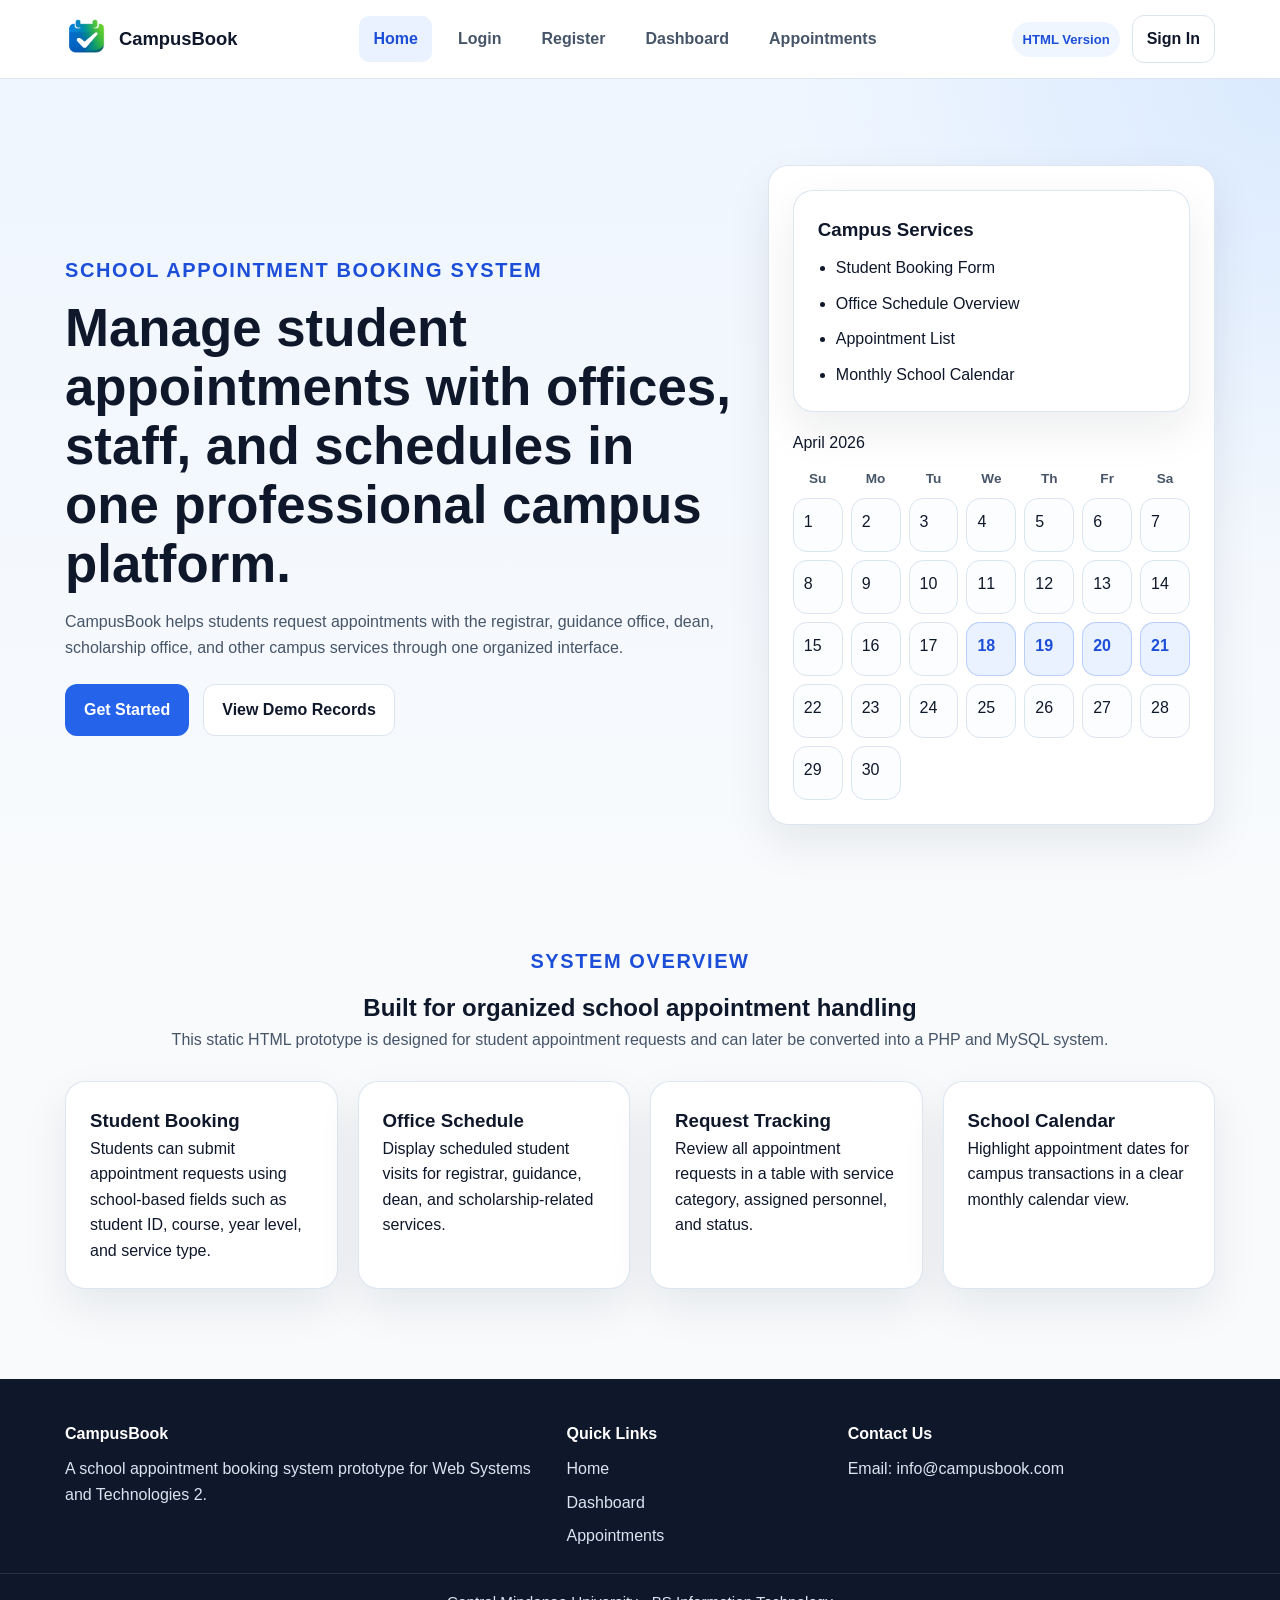
<file: index.html>
<!DOCTYPE html>
<html lang="en">
<head>
    <meta charset="UTF-8">
    <meta name="viewport" content="width=device-width, initial-scale=1.0">
    <title>CampusBook | Home</title>
    <link rel="stylesheet" href="assets/css/style.css">
</head>
<body>
<header class="site-header">
    <div class="container nav-wrapper">
        <a href="index.html" class="brand">
            <img class="brand-mark" src="assets/images/logo.png" alt="CampusBook">
            <span>CampusBook</span>
        </a>

        <nav class="main-nav">
            <a class="active" href="index.html">Home</a>
            <a href="login.html">Login</a>
            <a href="register.html">Register</a>
            <a href="dashboard.html">Dashboard</a>
            <a href="appointments.html">Appointments</a>
        </nav>

        <div class="nav-user">
            <span class="tag">HTML Version</span>
            <a class="btn btn-outline small" href="login.html">Sign In</a>
        </div>
    </div>
</header>

<main>
<section class="hero">
    <div class="container hero-grid">
        <div>
            <span class="eyebrow">School Appointment Booking System</span>
            <h1>Manage student appointments with offices, staff, and schedules in one professional campus platform.</h1>
            <p>CampusBook helps students request appointments with the registrar, guidance office, dean, scholarship office, and other campus services through one organized interface.</p>
            <div class="hero-actions">
                <a class="btn btn-primary" href="login.html">Get Started</a>
                <a class="btn btn-outline" href="appointments.html">View Demo Records</a>
            </div>
        </div>
        <div class="hero-card">
            <div class="stat-card">
                <h3>Campus Services</h3>
                <ul class="feature-list compact">
                    <li>Student Booking Form</li>
                    <li>Office Schedule Overview</li>
                    <li>Appointment List</li>
                    <li>Monthly School Calendar</li>
                </ul>
            </div>
            <div class="mini-calendar">
                <div class="mini-calendar-header">April 2026</div>
                <div class="calendar-grid small">
                    <div class="calendar-day-label">Su</div>
                    <div class="calendar-day-label">Mo</div>
                    <div class="calendar-day-label">Tu</div>
                    <div class="calendar-day-label">We</div>
                    <div class="calendar-day-label">Th</div>
                    <div class="calendar-day-label">Fr</div>
                    <div class="calendar-day-label">Sa</div>
                    <div class="calendar-cell">1</div>
                    <div class="calendar-cell">2</div>
                    <div class="calendar-cell">3</div>
                    <div class="calendar-cell">4</div>
                    <div class="calendar-cell">5</div>
                    <div class="calendar-cell">6</div>
                    <div class="calendar-cell">7</div>
                    <div class="calendar-cell">8</div>
                    <div class="calendar-cell">9</div>
                    <div class="calendar-cell">10</div>
                    <div class="calendar-cell">11</div>
                    <div class="calendar-cell">12</div>
                    <div class="calendar-cell">13</div>
                    <div class="calendar-cell">14</div>
                    <div class="calendar-cell">15</div>
                    <div class="calendar-cell">16</div>
                    <div class="calendar-cell">17</div>
                    <div class="calendar-cell has-event">18</div>
                    <div class="calendar-cell has-event">19</div>
                    <div class="calendar-cell has-event">20</div>
                    <div class="calendar-cell has-event">21</div>
                    <div class="calendar-cell">22</div>
                    <div class="calendar-cell">23</div>
                    <div class="calendar-cell">24</div>
                    <div class="calendar-cell">25</div>
                    <div class="calendar-cell">26</div>
                    <div class="calendar-cell">27</div>
                    <div class="calendar-cell">28</div>
                    <div class="calendar-cell">29</div>
                    <div class="calendar-cell">30</div>
                </div>
            </div>
        </div>
    </div>
</section>

<section class="section">
    <div class="container">
        <div class="section-heading">
            <span class="eyebrow">System Overview</span>
            <h2>Built for organized school appointment handling</h2>
            <p>This static HTML prototype is designed for student appointment requests and can later be converted into a PHP and MySQL system.</p>
        </div>

        <div class="card-grid four">
            <article class="info-card">
                <h3>Student Booking</h3>
                <p>Students can submit appointment requests using school-based fields such as student ID, course, year level, and service type.</p>
            </article>
            <article class="info-card">
                <h3>Office Schedule</h3>
                <p>Display scheduled student visits for registrar, guidance, dean, and scholarship-related services.</p>
            </article>
            <article class="info-card">
                <h3>Request Tracking</h3>
                <p>Review all appointment requests in a table with service category, assigned personnel, and status.</p>
            </article>
            <article class="info-card">
                <h3>School Calendar</h3>
                <p>Highlight appointment dates for campus transactions in a clear monthly calendar view.</p>
            </article>
        </div>
    </div>
</section>
</main>

<footer class="site-footer">
    <div class="container footer-grid">
        <div>
            <h4>CampusBook</h4>
            <p>A school appointment booking system prototype for Web Systems and Technologies 2.</p>
        </div>
        <div>
            <h4>Quick Links</h4>
            <ul>
                <li><a href="index.html">Home</a></li>
                <li><a href="dashboard.html">Dashboard</a></li>
                <li><a href="appointments.html">Appointments</a></li>
            </ul>
        </div>
        <div>
            <h4>Contact Us</h4>
            <p>Email: info@campusbook.com</p>
        </div>
    </div>
    <div class="footer-bottom">Central Mindanao University • BS Information Technology</div>
</footer>
</body>
</html>
</file>
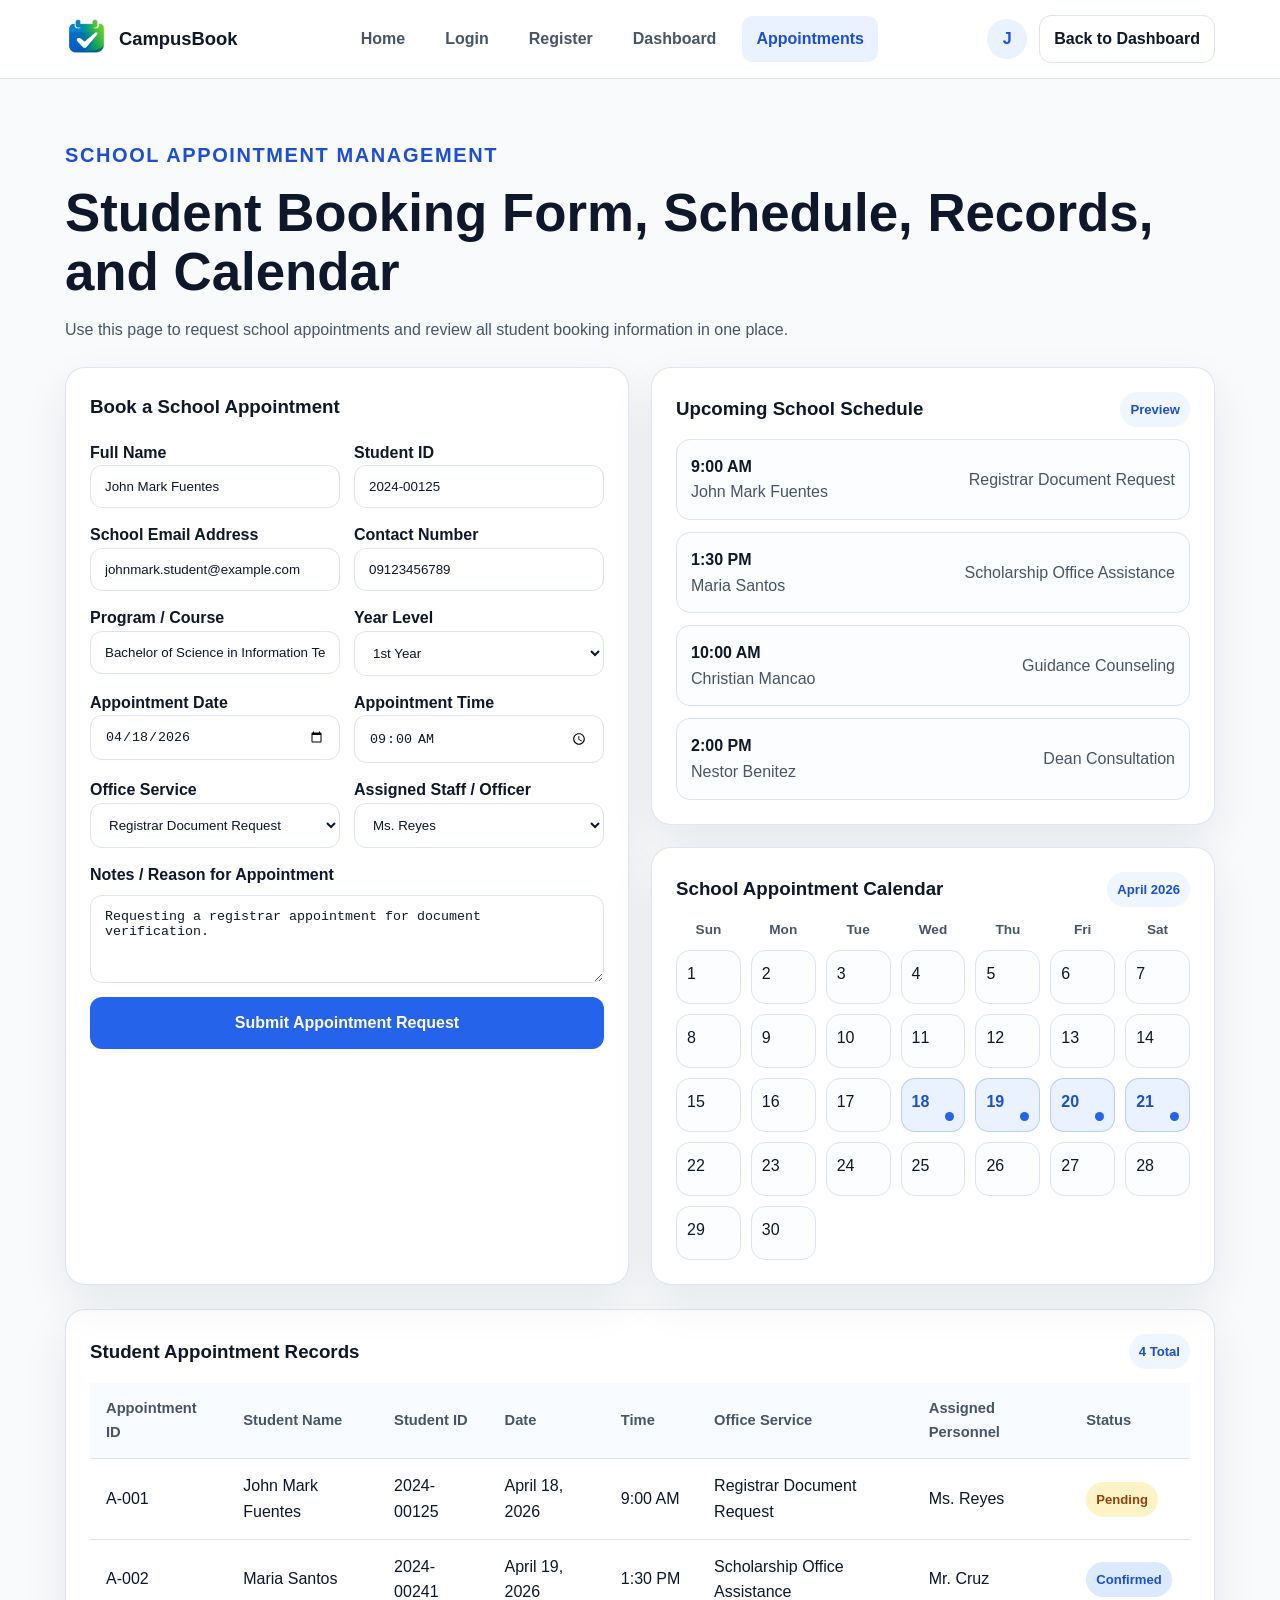
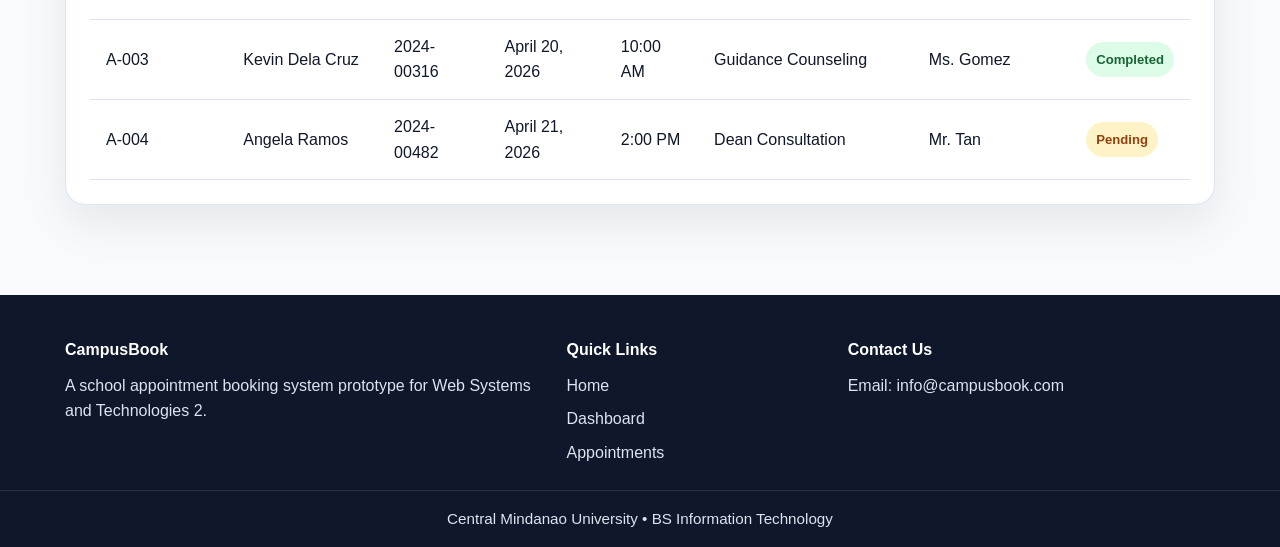
<file: appointments.html>
<!DOCTYPE html>
<html lang="en">
<head>
    <meta charset="UTF-8">
    <meta name="viewport" content="width=device-width, initial-scale=1.0">
    <title>CampusBook | Appointments</title>
    <link rel="stylesheet" href="assets/css/style.css">
</head>
<body>
<header class="site-header">
    <div class="container nav-wrapper">
        <a href="index.html" class="brand">
            <img class="brand-mark" src="assets/images/logo.png" alt="CampusBook">
            <span>CampusBook</span>
        </a>

        <nav class="main-nav">
            <a href="index.html">Home</a>
            <a href="login.html">Login</a>
            <a href="register.html">Register</a>
            <a href="dashboard.html">Dashboard</a>
            <a class="active" href="appointments.html">Appointments</a>
        </nav>

        <div class="nav-user">
            <span class="user-chip">J</span>
            <a class="btn btn-outline small" href="dashboard.html">Back to Dashboard</a>
        </div>
    </div>
</header>

<main>
<section class="section">
    <div class="container">
        <div class="page-header">
            <div>
                <span class="eyebrow">School Appointment Management</span>
                <h1>Student Booking Form, Schedule, Records, and Calendar</h1>
                <p>Use this page to request school appointments and review all student booking information in one place.</p>
            </div>
        </div>

       

        <div class="appointments-layout">
            <div class="card form-card" id="booking-form">
                <h3>Book a School Appointment</h3>
                <form>
                    <div class="grid-two">
                        <div>
                            <label>Full Name</label>
                            <input type="text" name="client_name" value="John Mark Fuentes">
                        </div>
                        <div>
                            <label>Student ID</label>
                            <input type="text" name="student_id" value="2024-00125">
                        </div>
                    </div>

                    <div class="grid-two">
                        <div>
                            <label>School Email Address</label>
                            <input type="email" name="email" value="johnmark.student@example.com">
                        </div>
                        <div>
                            <label>Contact Number</label>
                            <input type="text" name="contact" value="09123456789">
                        </div>
                    </div>

                    <div class="grid-two">
                        <div>
                            <label>Program / Course</label>
                            <input type="text" name="program" value="Bachelor of Science in Information Technology">
                        </div>
                        <div>
                            <label>Year Level</label>
                            <select name="year_level">
                                <option>1st Year</option>
                                <option>2nd Year</option>
                                <option>3rd Year</option>
                                <option>4th Year</option>
                            </select>
                        </div>
                    </div>

                    <div class="grid-two">
                        <div>
                            <label>Appointment Date</label>
                            <input type="date" name="date" value="2026-04-18">
                        </div>
                        <div>
                            <label>Appointment Time</label>
                            <input type="time" name="time" value="09:00">
                        </div>
                    </div>

                    <div class="grid-two">
                        <div>
                            <label>Office Service</label>
                            <select name="service">
                                <option>Registrar Document Request</option>
                                <option>Enrollment Concern</option>
                                <option>Guidance Counseling</option>
                                <option>Dean Consultation</option>
                                <option>Scholarship Office Assistance</option>
                                <option>Admission Inquiry</option>
                            </select>
                        </div>
                        <div>
                            <label>Assigned Staff / Officer</label>
                            <select name="personnel">
                                <option>Ms. Reyes</option>
                                <option>Mr. Cruz</option>
                                <option>Ms. Gomez</option>
                                <option>Mr. Tan</option>
                            </select>
                        </div>
                    </div>

                    <label>Notes / Reason for Appointment</label>
                    <textarea name="notes" rows="4" placeholder="Enter your concern, request, or purpose of visit">Requesting a registrar appointment for document verification.</textarea>

                    <a class="btn btn-primary full" href="#records">Submit Appointment Request</a>
                </form>
            </div>

            <div class="right-stack">
                <div class="card" id="schedule">
                    <div class="card-title-row">
                        <h3>Upcoming School Schedule</h3>
                        <span class="tag">Preview</span>
                    </div>
                    <div class="schedule-list">
                        <div class="schedule-item">
                            <div>
                                <strong>9:00 AM</strong>
                                <p>John Mark Fuentes</p>
                            </div>
                            <span>Registrar Document Request</span>
                        </div>
                        <div class="schedule-item">
                            <div>
                                <strong>1:30 PM</strong>
                                <p>Maria Santos</p>
                            </div>
                            <span>Scholarship Office Assistance</span>
                        </div>
                        <div class="schedule-item">
                            <div>
                                <strong>10:00 AM</strong>
                                <p>Christian Mancao</p>
                            </div>
                            <span>Guidance Counseling</span>
                        </div>
                        <div class="schedule-item">
                            <div>
                                <strong>2:00 PM</strong>
                                <p>Nestor Benitez</p>
                            </div>
                            <span>Dean Consultation</span>
                        </div>
                    </div>
                </div>

                <div class="card" id="calendar">
                    <div class="card-title-row">
                        <h3>School Appointment Calendar</h3>
                        <span class="tag">April 2026</span>
                    </div>
                    <div class="calendar-grid">
                        <div class="calendar-day-label">Sun</div>
                        <div class="calendar-day-label">Mon</div>
                        <div class="calendar-day-label">Tue</div>
                        <div class="calendar-day-label">Wed</div>
                        <div class="calendar-day-label">Thu</div>
                        <div class="calendar-day-label">Fri</div>
                        <div class="calendar-day-label">Sat</div>
                        <div class="calendar-cell">1</div>
                        <div class="calendar-cell">2</div>
                        <div class="calendar-cell">3</div>
                        <div class="calendar-cell">4</div>
                        <div class="calendar-cell">5</div>
                        <div class="calendar-cell">6</div>
                        <div class="calendar-cell">7</div>
                        <div class="calendar-cell">8</div>
                        <div class="calendar-cell">9</div>
                        <div class="calendar-cell">10</div>
                        <div class="calendar-cell">11</div>
                        <div class="calendar-cell">12</div>
                        <div class="calendar-cell">13</div>
                        <div class="calendar-cell">14</div>
                        <div class="calendar-cell">15</div>
                        <div class="calendar-cell">16</div>
                        <div class="calendar-cell">17</div>
                        <div class="calendar-cell has-event">18<span class="dot"></span></div>
                        <div class="calendar-cell has-event">19<span class="dot"></span></div>
                        <div class="calendar-cell has-event">20<span class="dot"></span></div>
                        <div class="calendar-cell has-event">21<span class="dot"></span></div>
                        <div class="calendar-cell">22</div>
                        <div class="calendar-cell">23</div>
                        <div class="calendar-cell">24</div>
                        <div class="calendar-cell">25</div>
                        <div class="calendar-cell">26</div>
                        <div class="calendar-cell">27</div>
                        <div class="calendar-cell">28</div>
                        <div class="calendar-cell">29</div>
                        <div class="calendar-cell">30</div>
                    </div>
                </div>
            </div>
        </div>

        <div class="card table-card" id="records">
            <div class="card-title-row">
                <h3>Student Appointment Records</h3>
                <span class="tag">4 Total</span>
            </div>
            <div class="table-wrapper">
                <table>
                    <thead>
                        <tr>
                            <th>Appointment ID</th>
                            <th>Student Name</th>
                            <th>Student ID</th>
                            <th>Date</th>
                            <th>Time</th>
                            <th>Office Service</th>
                            <th>Assigned Personnel</th>
                            <th>Status</th>
                        </tr>
                    </thead>
                    <tbody>
                        <tr>
                            <td>A-001</td>
                            <td>John Mark Fuentes</td>
                            <td>2024-00125</td>
                            <td>April 18, 2026</td>
                            <td>9:00 AM</td>
                            <td>Registrar Document Request</td>
                            <td>Ms. Reyes</td>
                            <td><span class="status pending">Pending</span></td>
                        </tr>
                        <tr>
                            <td>A-002</td>
                            <td>Maria Santos</td>
                            <td>2024-00241</td>
                            <td>April 19, 2026</td>
                            <td>1:30 PM</td>
                            <td>Scholarship Office Assistance</td>
                            <td>Mr. Cruz</td>
                            <td><span class="status confirmed">Confirmed</span></td>
                        </tr>
                        <tr>
                            <td>A-003</td>
                            <td>Kevin Dela Cruz</td>
                            <td>2024-00316</td>
                            <td>April 20, 2026</td>
                            <td>10:00 AM</td>
                            <td>Guidance Counseling</td>
                            <td>Ms. Gomez</td>
                            <td><span class="status completed">Completed</span></td>
                        </tr>
                        <tr>
                            <td>A-004</td>
                            <td>Angela Ramos</td>
                            <td>2024-00482</td>
                            <td>April 21, 2026</td>
                            <td>2:00 PM</td>
                            <td>Dean Consultation</td>
                            <td>Mr. Tan</td>
                            <td><span class="status pending">Pending</span></td>
                        </tr>
                    </tbody>
                </table>
            </div>
        </div>
    </div>
</section>
</main>

<footer class="site-footer">
    <div class="container footer-grid">
        <div>
            <h4>CampusBook</h4>
            <p>A school appointment booking system prototype for Web Systems and Technologies 2.</p>
        </div>
        <div>
            <h4>Quick Links</h4>
            <ul>
                <li><a href="index.html">Home</a></li>
                <li><a href="dashboard.html">Dashboard</a></li>
                <li><a href="appointments.html">Appointments</a></li>
            </ul>
        </div>
        <div>
            <h4>Contact Us</h4>
            <p>Email: info@campusbook.com</p>
        </div>
    </div>
    <div class="footer-bottom">Central Mindanao University • BS Information Technology</div>
</footer>
</body>
</html>
</file>
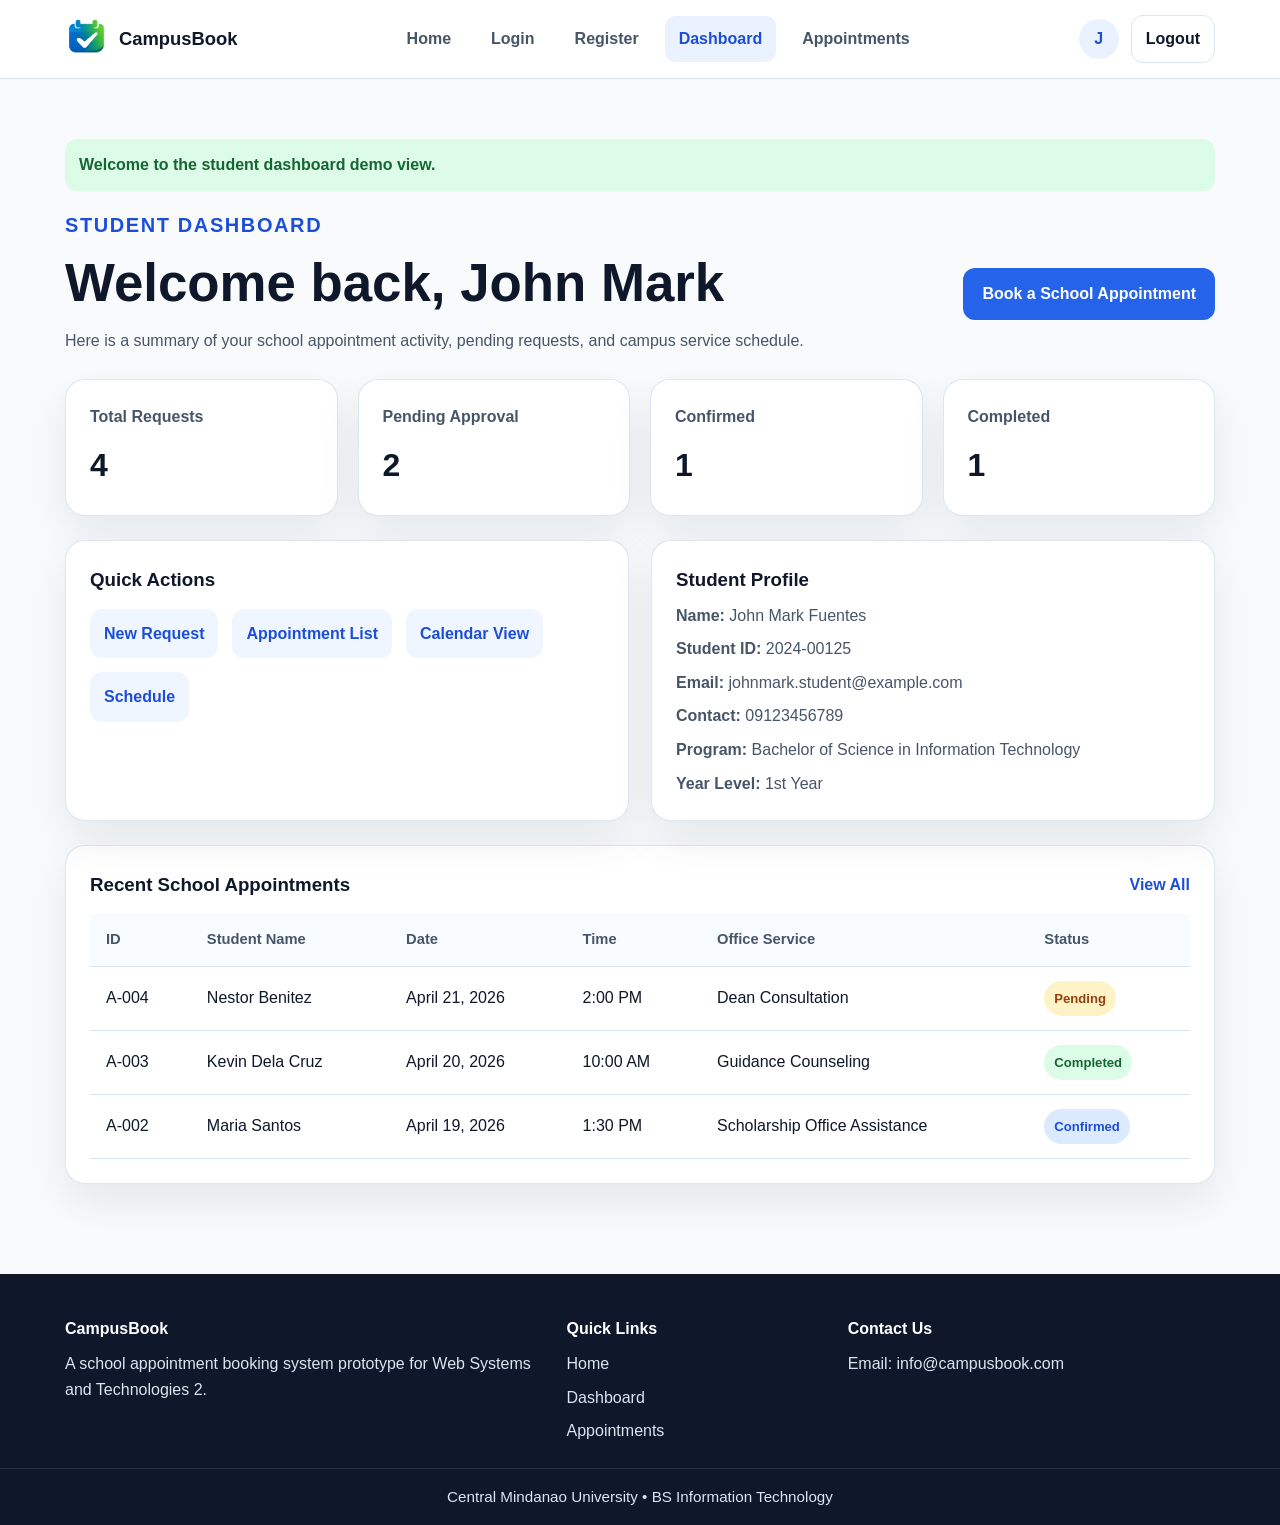
<file: dashboard.html>
<!DOCTYPE html>
<html lang="en">
<head>
    <meta charset="UTF-8">
    <meta name="viewport" content="width=device-width, initial-scale=1.0">
    <title>CampusBook | Dashboard</title>
    <link rel="stylesheet" href="assets/css/style.css">
</head>
<body>
<header class="site-header">
    <div class="container nav-wrapper">
        <a href="index.html" class="brand">
            <img class="brand-mark" src="assets/images/logo.png" alt="CampusBook">
            <span>CampusBook</span>
        </a>

        <nav class="main-nav">
            <a href="index.html">Home</a>
            <a href="login.html">Login</a>
            <a href="register.html">Register</a>
            <a class="active" href="dashboard.html">Dashboard</a>
            <a href="appointments.html">Appointments</a>
        </nav>

        <div class="nav-user">
            <span class="user-chip">J</span>
            <a class="btn btn-outline small" href="login.html">Logout</a>
        </div>
    </div>
</header>

<main>
<section class="section dashboard-top">
    <div class="container">
        <div class="alert success">Welcome to the student dashboard demo view.</div>
        
        <div class="page-header">
            <div>
                <span class="eyebrow">Student Dashboard</span>
                <h1>Welcome back, John Mark</h1>
                <p>Here is a summary of your school appointment activity, pending requests, and campus service schedule.</p>
                <br>
            </div>
            <a class="btn btn-primary" href="appointments.html">Book a School Appointment</a>
        </div>

        <div class="card-grid four stats">
            <article class="stat-box">
                <span>Total Requests</span>
                <strong>4</strong>
            </article>
            <article class="stat-box">
                <span>Pending Approval</span>
                <strong>2</strong>
            </article>
            <article class="stat-box">
                <span>Confirmed</span>
                <strong>1</strong>
            </article>
            <article class="stat-box">
                <span>Completed</span>
                <strong>1</strong>
            </article>
        </div>

        <div class="dashboard-grid">
            <div class="card">
                <h3>Quick Actions</h3>
                <div class="quick-links">
                    <a href="appointments.html#booking-form">New Request</a>
                    <a href="appointments.html#records">Appointment List</a>
                    <a href="appointments.html#calendar">Calendar View</a>
                    <a href="appointments.html#schedule">Schedule</a>
                </div>
            </div>

            <div class="card profile-card">
                <h3>Student Profile</h3>
                <p><strong>Name:</strong> John Mark Fuentes</p>
                <p><strong>Student ID:</strong> 2024-00125</p>
                <p><strong>Email:</strong> johnmark.student@example.com</p>
                <p><strong>Contact:</strong> 09123456789</p>
                <p><strong>Program:</strong> Bachelor of Science in Information Technology</p>
                <p><strong>Year Level:</strong> 1st Year</p>
            </div>
        </div>

        <div class="card table-card">
            <div class="card-title-row">
                <h3>Recent School Appointments</h3>
                <a class="text-link" href="appointments.html">View All</a>
            </div>
            <div class="table-wrapper">
                <table>
                    <thead>
                        <tr>
                            <th>ID</th>
                            <th>Student Name</th>
                            <th>Date</th>
                            <th>Time</th>
                            <th>Office Service</th>
                            <th>Status</th>
                        </tr>
                    </thead>
                    <tbody>
                        <tr>
                            <td>A-004</td>
                            <td>Nestor Benitez</td>
                            <td>April 21, 2026</td>
                            <td>2:00 PM</td>
                            <td>Dean Consultation</td>
                            <td><span class="status pending">Pending</span></td>
                        </tr>
                        <tr>
                            <td>A-003</td>
                            <td>Kevin Dela Cruz</td>
                            <td>April 20, 2026</td>
                            <td>10:00 AM</td>
                            <td>Guidance Counseling</td>
                            <td><span class="status completed">Completed</span></td>
                        </tr>
                        <tr>
                            <td>A-002</td>
                            <td>Maria Santos</td>
                            <td>April 19, 2026</td>
                            <td>1:30 PM</td>
                            <td>Scholarship Office Assistance</td>
                            <td><span class="status confirmed">Confirmed</span></td>
                        </tr>
                    </tbody>
                </table>
            </div>
        </div>
    </div>
</section>
</main>

<footer class="site-footer">
    <div class="container footer-grid">
        <div>
            <h4>CampusBook</h4>
            <p>A school appointment booking system prototype for Web Systems and Technologies 2.</p>
        </div>
        <div>
            <h4>Quick Links</h4>
            <ul>
                <li><a href="index.html">Home</a></li>
                <li><a href="dashboard.html">Dashboard</a></li>
                <li><a href="appointments.html">Appointments</a></li>
            </ul>
        </div>
        <div>
            <h4>Contact Us</h4>
            <p>Email: info@campusbook.com</p>
        </div>
    </div>
    <div class="footer-bottom">Central Mindanao University • BS Information Technology</div>
</footer>
</body>
</html>
</file>
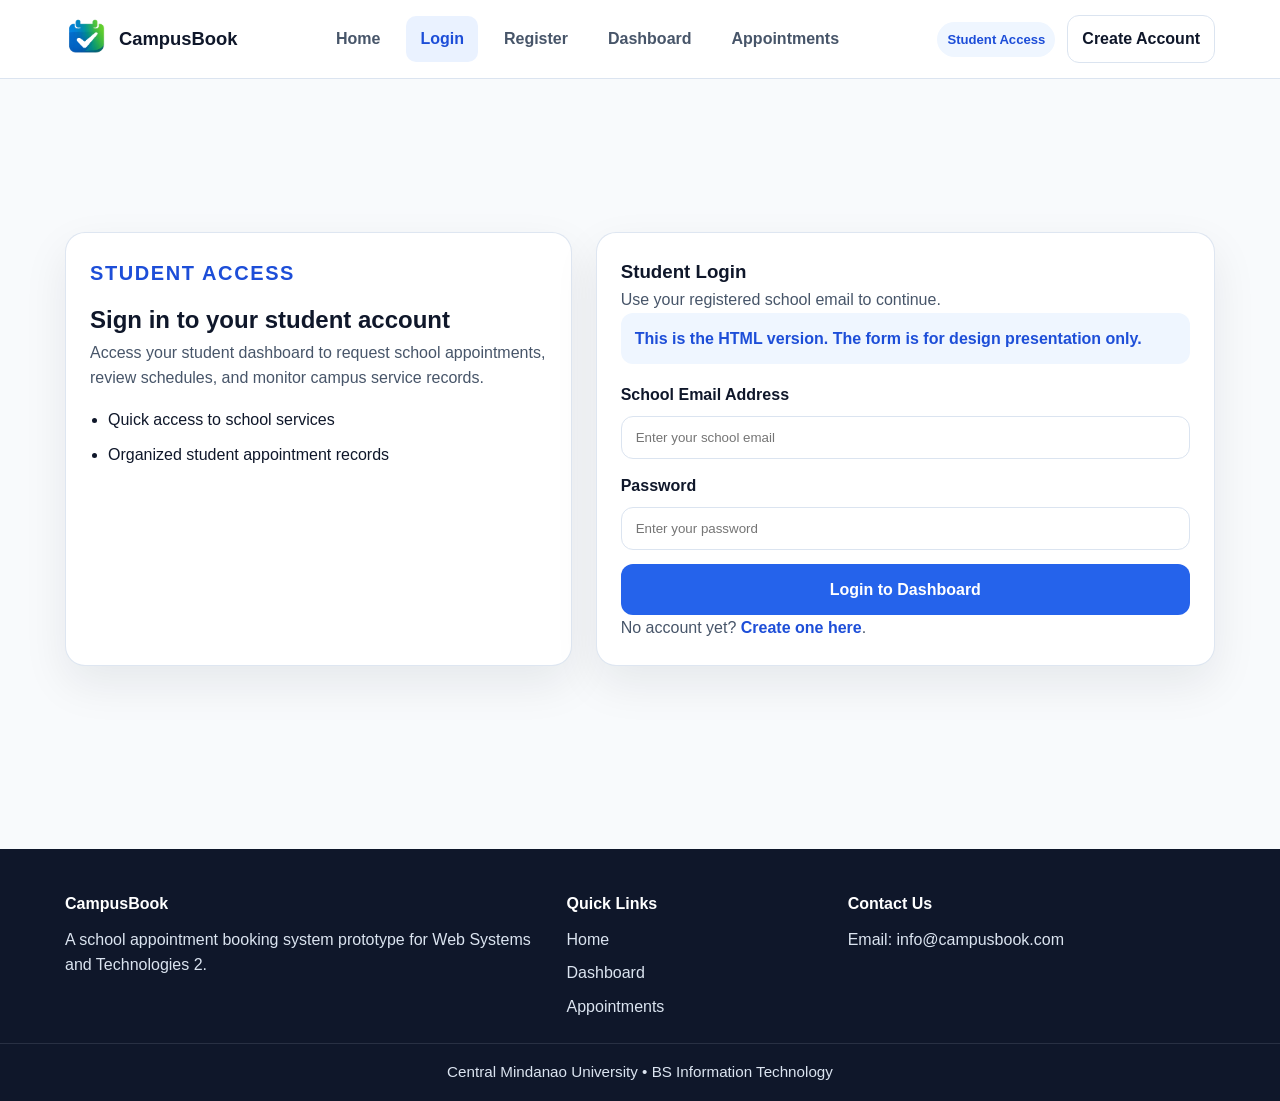
<file: login.html>
<!DOCTYPE html>
<html lang="en">
<head>
    <meta charset="UTF-8">
    <meta name="viewport" content="width=device-width, initial-scale=1.0">
    <title>CampusBook | Login</title>
    <link rel="stylesheet" href="assets/css/style.css">
</head>
<body>
<header class="site-header">
    <div class="container nav-wrapper">
        <a href="index.html" class="brand">
            <img class="brand-mark" src="assets/images/logo.png" alt="CampusBook">
            <span>CampusBook</span>
        </a>

        <nav class="main-nav">
            <a href="index.html">Home</a>
            <a class="active" href="login.html">Login</a>
            <a href="register.html">Register</a>
            <a href="dashboard.html">Dashboard</a>
            <a href="appointments.html">Appointments</a>
        </nav>

        <div class="nav-user">
            <span class="tag">Student Access</span>
            <a class="btn btn-outline small" href="register.html">Create Account</a>
        </div>
    </div>
</header>

<main>
<section class="section auth-section">
    <div class="container auth-grid">
        <div class="auth-info card">
            <span class="eyebrow">Student Access</span>
            <h2>Sign in to your student account</h2>
            <p>Access your student dashboard to request school appointments, review schedules, and monitor campus service records.</p>
            <ul class="feature-list">
                <li>Quick access to school services</li>
                <li>Organized student appointment records</li>
            </ul>
        </div>

        <div class="card form-card">
            <h3>Student Login</h3>
            <p class="muted">Use your registered school email to continue.</p>
            <div class="alert info">This is the HTML version. The form is for design presentation only.</div>

            <form>
                <label>School Email Address</label>
                <input type="email" name="email" placeholder="Enter your school email">

                <label>Password</label>
                <input type="password" name="password" placeholder="Enter your password">

                <a class="btn btn-primary full" href="dashboard.html">Login to Dashboard</a>
            </form>

            <p class="helper-text">No account yet? <a class="text-link" href="register.html">Create one here</a>.</p>
        </div>
    </div>
</section>
</main>

<footer class="site-footer">
    <div class="container footer-grid">
        <div>
            <h4>CampusBook</h4>
            <p>A school appointment booking system prototype for Web Systems and Technologies 2.</p>
        </div>
        <div>
            <h4>Quick Links</h4>
            <ul>
                <li><a href="index.html">Home</a></li>
                <li><a href="dashboard.html">Dashboard</a></li>
                <li><a href="appointments.html">Appointments</a></li>
            </ul>
        </div>
        <div>
            <h4>Contact Us</h4>
            <p>Email: info@campusbook.com</p>
        </div>
    </div>
    <div class="footer-bottom">Central Mindanao University • BS Information Technology</div>
</footer>
</body>
</html>
</file>
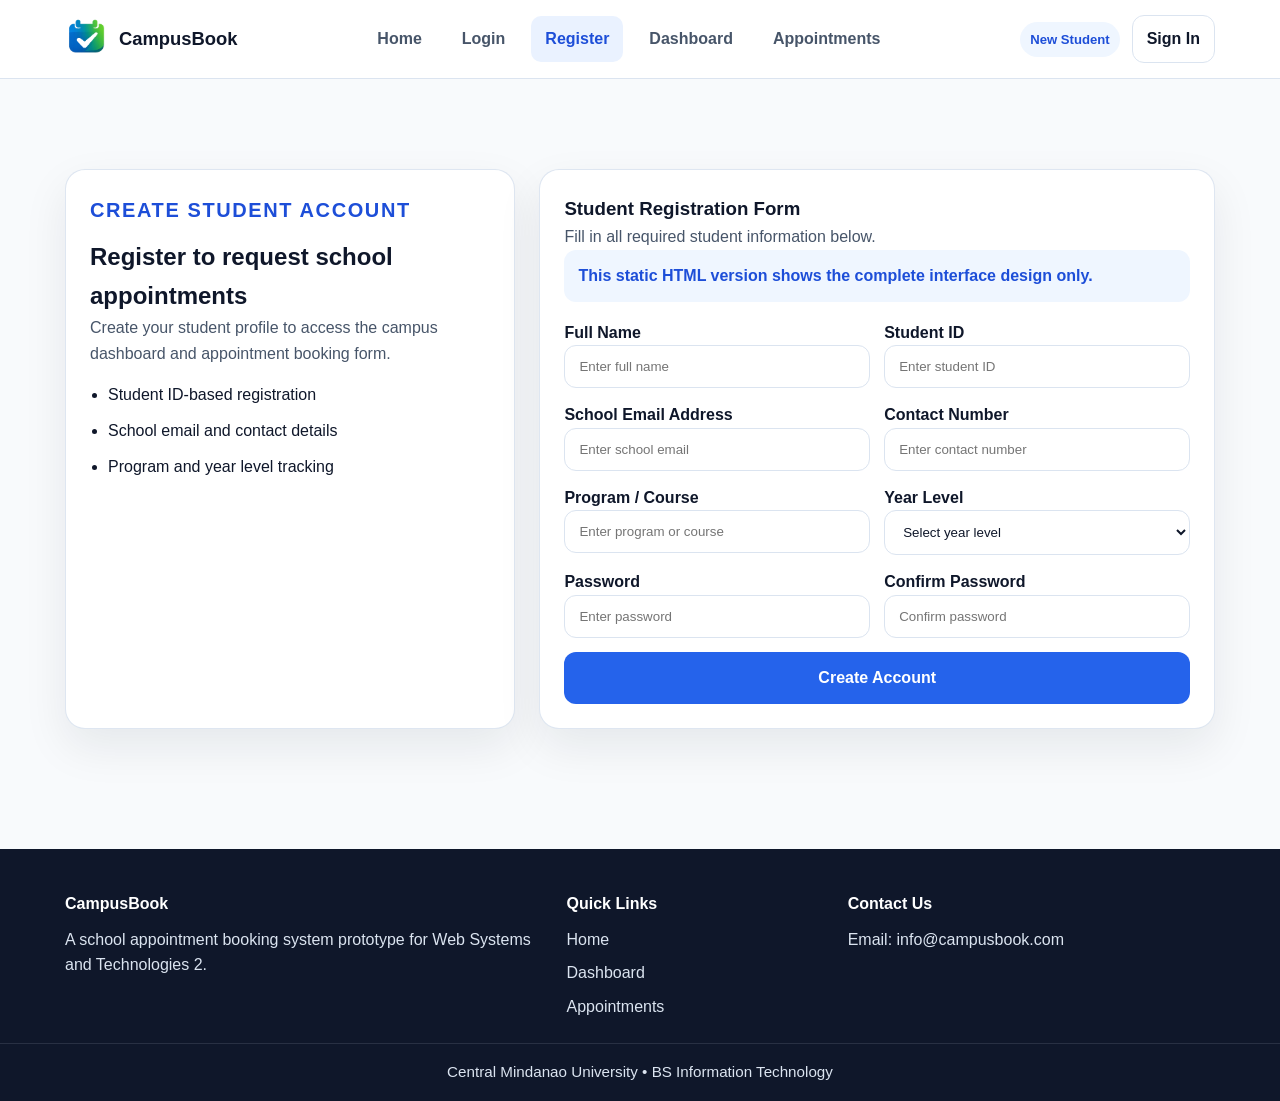
<file: register.html>
<!DOCTYPE html>
<html lang="en">
<head>
    <meta charset="UTF-8">
    <meta name="viewport" content="width=device-width, initial-scale=1.0">
    <title>CampusBook | Register</title>
    <link rel="stylesheet" href="assets/css/style.css">
</head>
<body>
<header class="site-header">
    <div class="container nav-wrapper">
        <a href="index.html" class="brand">
            <img class="brand-mark" src="assets/images/logo.png" alt="CampusBook">
            <span>CampusBook</span>
        </a>

        <nav class="main-nav">
            <a href="index.html">Home</a>
            <a href="login.html">Login</a>
            <a class="active" href="register.html">Register</a>
            <a href="dashboard.html">Dashboard</a>
            <a href="appointments.html">Appointments</a>
        </nav>

        <div class="nav-user">
            <span class="tag">New Student</span>
            <a class="btn btn-outline small" href="login.html">Sign In</a>
        </div>
    </div>
</header>

<main>
<section class="section auth-section">
    <div class="container auth-grid register-layout">
        <div class="auth-info card">
            <span class="eyebrow">Create Student Account</span>
            <h2>Register to request school appointments</h2>
            <p>Create your student profile to access the campus dashboard and appointment booking form.</p>
            <ul class="feature-list">
                <li>Student ID-based registration</li>
                <li>School email and contact details</li>
                <li>Program and year level tracking</li>
            </ul>
        </div>

        <div class="card form-card">
            <h3>Student Registration Form</h3>
            <p class="muted">Fill in all required student information below.</p>
            <div class="alert info">This static HTML version shows the complete interface design only.</div>

            <form>
                <div class="grid-two">
                    <div>
                        <label>Full Name</label>
                        <input type="text" name="full_name" placeholder="Enter full name">
                    </div>
                    <div>
                        <label>Student ID</label>
                        <input type="text" name="student_id" placeholder="Enter student ID">
                    </div>
                </div>

                <div class="grid-two">
                    <div>
                        <label>School Email Address</label>
                        <input type="email" name="email" placeholder="Enter school email">
                    </div>
                    <div>
                        <label>Contact Number</label>
                        <input type="text" name="contact" placeholder="Enter contact number">
                    </div>
                </div>

                <div class="grid-two">
                    <div>
                        <label>Program / Course</label>
                        <input type="text" name="program" placeholder="Enter program or course">
                    </div>
                    <div>
                        <label>Year Level</label>
                        <select name="year_level">
                            <option>Select year level</option>
                            <option>1st Year</option>
                            <option>2nd Year</option>
                            <option>3rd Year</option>
                            <option>4th Year</option>
                        </select>
                    </div>
                </div>

                <div class="grid-two">
                    <div>
                        <label>Password</label>
                        <input type="password" name="password" placeholder="Enter password">
                    </div>
                    <div>
                        <label>Confirm Password</label>
                        <input type="password" name="confirm_password" placeholder="Confirm password">
                    </div>
                </div>

                <a class="btn btn-primary full" href="login.html">Create Account</a>
            </form>
        </div>
    </div>
</section>
</main>

<footer class="site-footer">
    <div class="container footer-grid">
        <div>
            <h4>CampusBook</h4>
            <p>A school appointment booking system prototype for Web Systems and Technologies 2.</p>
        </div>
        <div>
            <h4>Quick Links</h4>
            <ul>
                <li><a href="index.html">Home</a></li>
                <li><a href="dashboard.html">Dashboard</a></li>
                <li><a href="appointments.html">Appointments</a></li>
            </ul>
        </div>
        <div>
            <h4>Contact Us</h4>
            <p>Email: info@campusbook.com</p>
        </div>
    </div>
    <div class="footer-bottom">Central Mindanao University • BS Information Technology</div>
</footer>
</body>
</html>
</file>
<file: assets/css/style.css>
:root {
    --primary: #2563eb;
    --primary-dark: #1d4ed8;
    --navy: #0f172a;
    --slate: #475569;
    --border: #dbe4f0;
    --surface: #ffffff;
    --background: #f8fafc;
    --success-bg: #dcfce7;
    --success-text: #166534;
    --error-bg: #fee2e2;
    --error-text: #991b1b;
    --info-bg: #eff6ff;
    --info-text: #1d4ed8;
    --pending-bg: #fef3c7;
    --pending-text: #92400e;
    --confirmed-bg: #dbeafe;
    --confirmed-text: #1d4ed8;
    --completed-bg: #dcfce7;
    --completed-text: #166534;
    --shadow: 0 18px 45px rgba(15, 23, 42, 0.08);
}

* {
    box-sizing: border-box;
    margin: 0;
    padding: 0;
}

html {
    scroll-behavior: smooth;
}

body {
    font-family: Arial, Helvetica, sans-serif;
    background: var(--background);
    color: var(--navy);
    line-height: 1.6;
}

a {
    color: inherit;
    text-decoration: none;
}

.container {
    width: min(1150px, 92%);
    margin: 0 auto;
}

.site-header {
    background: rgba(255, 255, 255, 0.94);
    border-bottom: 1px solid var(--border);
    position: sticky;
    top: 0;
    z-index: 100;
    backdrop-filter: blur(12px);
}

.nav-wrapper {
    min-height: 78px;
    display: flex;
    align-items: center;
    justify-content: space-between;
    gap: 20px;
}

.brand {
    display: flex;
    align-items: center;
    gap: 12px;
    font-size: 1.15rem;
    font-weight: 700;
}

.brand-mark {
    width: 42px;
    height: 42px;
    border-radius: 12px;
    display: inline-flex;
    align-items: center;
    justify-content: center;
    color: white;
    font-size: 0.95rem;
}

.main-nav {
    display: flex;
    gap: 12px;
    flex-wrap: wrap;
}

.main-nav a {
    padding: 10px 14px;
    border-radius: 10px;
    color: var(--slate);
    font-weight: 600;
}

.main-nav a:hover,
.main-nav a.active {
    background: #eaf2ff;
    color: var(--primary-dark);
}

.nav-user {
    display: flex;
    align-items: center;
    gap: 12px;
}

.user-chip {
    display: inline-flex;
    align-items: center;
    justify-content: center;
    width: 40px;
    height: 40px;
    border-radius: 999px;
    background: #eaf2ff;
    color: var(--primary-dark);
    font-weight: 700;
}

.hero {
    padding: 86px 0 60px;
    background: radial-gradient(circle at top right, #dbeafe 0%, transparent 32%), linear-gradient(180deg, #eff6ff 0%, #f8fafc 100%);
}

.hero-grid {
    display: grid;
    grid-template-columns: 1.2fr 0.8fr;
    gap: 32px;
    align-items: center;
}

.hero h1,
.page-header h1 {
    font-size: clamp(2rem, 5vw, 3.3rem);
    line-height: 1.12;
    margin-bottom: 16px;
}

.hero p,
.page-header p,
.section-heading p,
.card p,
.auth-info p,
.muted,
.helper-text {
    color: var(--slate);
}

.hero-actions,
.card-title-row,
.page-header,
.quick-links {
    display: flex;
    align-items: center;
    justify-content: space-between;
    gap: 14px;
    flex-wrap: wrap;
}

.hero-actions {
    margin-top: 24px;
    justify-content: flex-start;
}

.btn {
    display: inline-flex;
    align-items: center;
    justify-content: center;
    padding: 12px 18px;
    border-radius: 12px;
    font-weight: 700;
    border: 1px solid transparent;
    cursor: pointer;
    transition: 0.2s ease;
}

.btn:hover {
    transform: translateY(-1px);
}

.btn-primary {
    background: var(--primary);
    color: #fff;
}

.btn-primary:hover {
    background: var(--primary-dark);
}

.btn-outline {
    border-color: var(--border);
    background: #fff;
    color: var(--navy);
}

.btn-outline.small {
    padding: 10px 14px;
}

.full {
    width: 100%;
}

.hero-card,
.card,
.info-card,
.stat-box,
.stat-card {
    background: var(--surface);
    border-radius: 20px;
    box-shadow: var(--shadow);
    border: 1px solid rgba(219, 228, 240, 0.9);
}

.hero-card {
    padding: 24px;
    display: grid;
    gap: 18px;
}

.stat-card,
.info-card,
.stat-box,
.card {
    padding: 24px;
}

.eyebrow {
    display: inline-block;
    color: var(--primary-dark);
    font-weight: 700;
    text-transform: uppercase;
    letter-spacing: 0.08em;
    font-size: 1.25rem;
    margin-bottom: 12px;
}

.section {
    padding: 60px 0;
}

.section-heading {
    text-align: center;
    margin-bottom: 28px;
}

.card-grid {
    display: grid;
    gap: 20px;
}

.card-grid.four {
    grid-template-columns: repeat(4, 1fr);
}

.feature-list {
    display: grid;
    gap: 10px;
    margin-top: 16px;
    padding-left: 18px;
}

.feature-list.compact {
    margin-top: 10px;
}

.auth-section {
    min-height: calc(100vh - 160px);
    display: flex;
    align-items: center;
}

.auth-grid {
    display: grid;
    grid-template-columns: 0.9fr 1.1fr;
    gap: 24px;
}

.register-layout {
    grid-template-columns: 0.8fr 1.2fr;
}

.form-card form {
    display: grid;
    gap: 14px;
    margin-top: 18px;
}

label {
    font-weight: 700;
    margin-bottom: -6px;
}

input,
select,
textarea {
    width: 100%;
    padding: 13px 14px;
    border: 1px solid var(--border);
    border-radius: 12px;
    background: #fff;
    color: var(--navy);
    outline: none;
}

input:focus,
select:focus,
textarea:focus {
    border-color: var(--primary);
    box-shadow: 0 0 0 4px rgba(37, 99, 235, 0.08);
}

.grid-two {
    display: grid;
    grid-template-columns: repeat(2, 1fr);
    gap: 14px;
}

.alert {
    padding: 13px 14px;
    border-radius: 12px;
    margin-bottom: 18px;
    font-weight: 600;
}

.alert.success {
    background: var(--success-bg);
    color: var(--success-text);
}

.alert.error {
    background: var(--error-bg);
    color: var(--error-text);
}

.alert.info {
    background: var(--info-bg);
    color: var(--info-text);
}

.stats strong {
    display: block;
    margin-top: 10px;
    font-size: 2rem;
}

.stats span {
    color: var(--slate);
    font-weight: 700;
}

.dashboard-grid,
.appointments-layout {
    display: grid;
    grid-template-columns: 1fr 1fr;
    gap: 22px;
    margin-top: 24px;
    margin-bottom: 24px;
}

.right-stack {
    display: grid;
    gap: 22px;
}

.quick-links {
    justify-content: flex-start;
    margin-top: 14px;
}

.quick-links a {
    padding: 12px 14px;
    background: #eff6ff;
    border-radius: 12px;
    color: var(--primary-dark);
    font-weight: 700;
}

.profile-card p {
    margin-top: 8px;
}

.table-card {
    margin-top: 10px;
}

.table-wrapper {
    overflow-x: auto;
    margin-top: 14px;
}

.table-wrapper table {
    width: 100%;
    border-collapse: collapse;
    min-width: 760px;
}

.table-wrapper th,
.table-wrapper td {
    padding: 14px 16px;
    border-bottom: 1px solid var(--border);
    text-align: left;
}

.table-wrapper th {
    color: var(--slate);
    font-size: 0.92rem;
    background: #f8fbff;
}

.status,
.tag {
    display: inline-flex;
    align-items: center;
    justify-content: center;
    padding: 7px 10px;
    border-radius: 999px;
    font-size: 0.82rem;
    font-weight: 700;
}

.status.pending {
    background: var(--pending-bg);
    color: var(--pending-text);
}

.status.confirmed {
    background: var(--confirmed-bg);
    color: var(--confirmed-text);
}

.status.completed {
    background: var(--completed-bg);
    color: var(--completed-text);
}

.tag {
    background: #eff6ff;
    color: var(--primary-dark);
}

.schedule-list {
    display: grid;
    gap: 12px;
    margin-top: 12px;
}

.schedule-item {
    display: flex;
    align-items: center;
    justify-content: space-between;
    gap: 12px;
    padding: 14px;
    border: 1px solid var(--border);
    border-radius: 14px;
    background: #fcfdff;
}

.schedule-item p,
.schedule-item span {
    color: var(--slate);
}

.calendar-grid {
    display: grid;
    grid-template-columns: repeat(7, 1fr);
    gap: 10px;
    margin-top: 12px;
}

.calendar-grid.small {
    gap: 8px;
}

.calendar-day-label {
    text-align: center;
    font-size: 0.85rem;
    font-weight: 700;
    color: var(--slate);
}

.calendar-cell {
    min-height: 54px;
    padding: 10px;
    border-radius: 14px;
    border: 1px solid var(--border);
    background: #fcfdff;
    display: flex;
    align-items: flex-start;
    justify-content: space-between;
    position: relative;
}

.calendar-cell.has-event {
    background: #eaf2ff;
    color: var(--primary-dark);
    border-color: rgba(37, 99, 235, 0.25);
    font-weight: 700;
}

.dot {
    width: 9px;
    height: 9px;
    border-radius: 50%;
    background: var(--primary);
    position: absolute;
    right: 10px;
    bottom: 10px;
}

.site-footer {
    background: var(--navy);
    color: #dbe4f0;
    margin-top: 30px;
}

.footer-grid {
    display: grid;
    grid-template-columns: 1.3fr 0.7fr 1fr;
    gap: 24px;
    padding: 42px 0 24px;
}

.footer-grid h4 {
    color: #fff;
    margin-bottom: 10px;
}

.footer-grid ul {
    list-style: none;
    display: grid;
    gap: 8px;
}

.footer-grid a {
    color: #dbe4f0;
}

.footer-bottom {
    text-align: center;
    border-top: 1px solid rgba(219, 228, 240, 0.12);
    padding: 16px;
    font-size: 0.95rem;
}

.text-link {
    color: var(--primary-dark);
    font-weight: 700;
}

@media (max-width: 1024px) {
    .card-grid.four,
    .dashboard-grid,
    .appointments-layout,
    .auth-grid,
    .footer-grid,
    .hero-grid {
        grid-template-columns: 1fr;
    }
}

@media (max-width: 760px) {
    .nav-wrapper {
        flex-direction: column;
        padding: 16px 0;
    }

    .main-nav,
    .nav-user {
        width: 100%;
        justify-content: center;
    }

    .grid-two,
    .card-grid.four {
        grid-template-columns: 1fr;
    }

    .hero {
        padding-top: 50px;
    }

    .stat-box strong {
        font-size: 1.6rem;
    }
}
</file>
